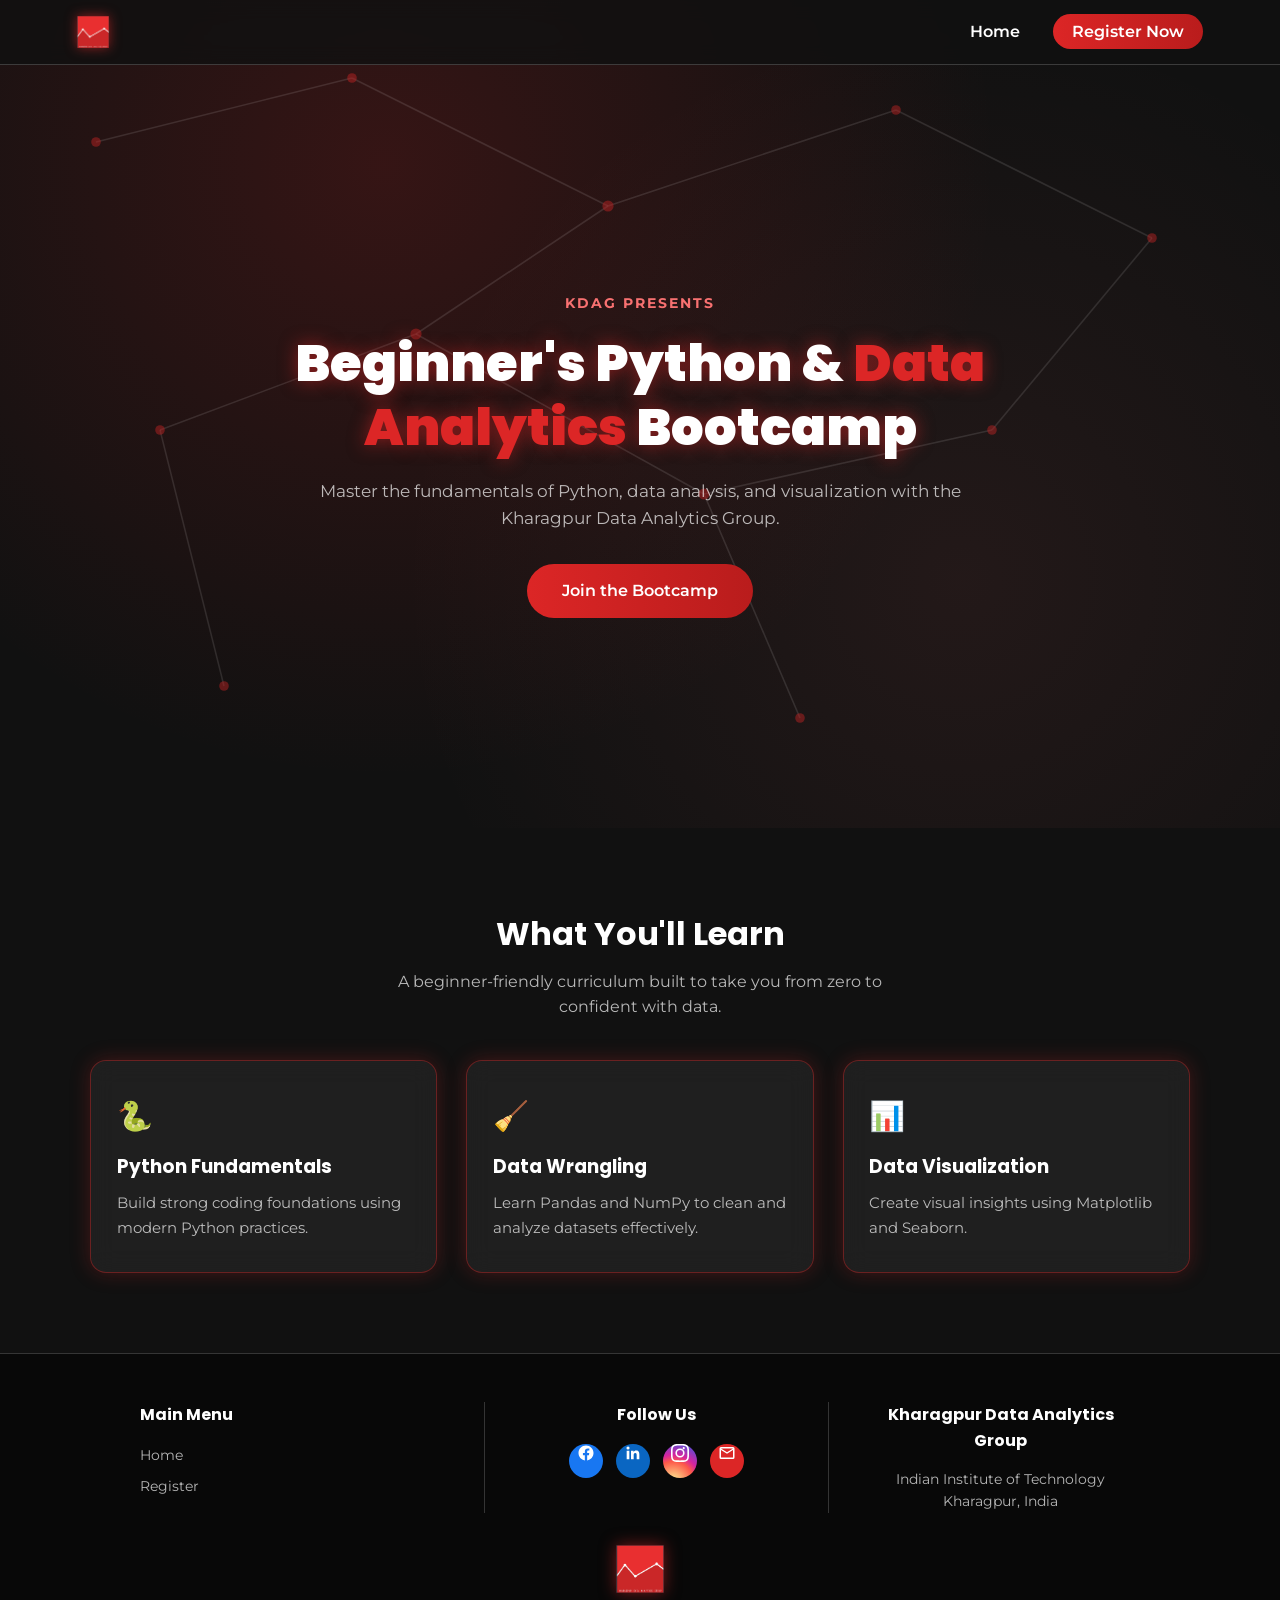
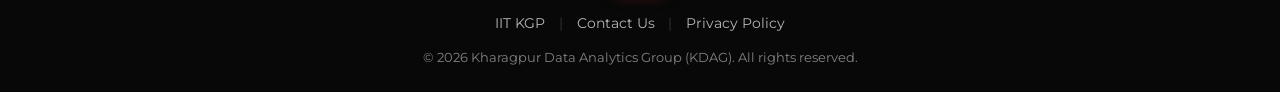
<file: index.html>
<!DOCTYPE html>
<html lang="en">
<head>
  <meta charset="UTF-8" />
  <meta name="viewport" content="width=device-width, initial-scale=1.0" />
  <title>KDAG | Beginner's Python & Data Analytics Bootcamp</title>
  <link rel="preconnect" href="https://fonts.googleapis.com">
  <link href="https://fonts.googleapis.com/css2?family=Poppins:wght@400;600;700;900&family=Montserrat:wght@400;600;700&display=swap" rel="stylesheet">
  <link rel="stylesheet" href="style.css" />
</head>
<body>

  <header class="navbar">
    <div class="logo">
      <img src="assets/logo.png" alt="KDAG Logo" class="logo-icon" />
    </div>
    <nav>
      <a href="index.html" class="active">Home</a>
      <a href="register.html" class="btn-nav">Register Now</a>
    </nav>
  </header>

  <main class="hero-section">
    <svg class="network-bg" viewBox="0 0 800 500" xmlns="http://www.w3.org/2000/svg" aria-hidden="true">
      <g stroke="rgba(255,255,255,0.14)" stroke-width="1">
        <line x1="60" y1="80" x2="220" y2="40"/>
        <line x1="220" y1="40" x2="380" y2="120"/>
        <line x1="380" y1="120" x2="560" y2="60"/>
        <line x1="560" y1="60" x2="720" y2="140"/>
        <line x1="100" y1="260" x2="260" y2="200"/>
        <line x1="260" y1="200" x2="380" y2="120"/>
        <line x1="260" y1="200" x2="440" y2="300"/>
        <line x1="440" y1="300" x2="620" y2="260"/>
        <line x1="620" y1="260" x2="720" y2="140"/>
        <line x1="100" y1="260" x2="140" y2="420"/>
        <line x1="440" y1="300" x2="500" y2="440"/>
      </g>
      <g fill="rgba(220,38,38,0.5)">
        <circle cx="60" cy="80" r="3"/>
        <circle cx="220" cy="40" r="3"/>
        <circle cx="380" cy="120" r="3.5"/>
        <circle cx="560" cy="60" r="3"/>
        <circle cx="720" cy="140" r="3"/>
        <circle cx="100" cy="260" r="3"/>
        <circle cx="260" cy="200" r="3.5"/>
        <circle cx="440" cy="300" r="3.5"/>
        <circle cx="620" cy="260" r="3"/>
        <circle cx="140" cy="420" r="3"/>
        <circle cx="500" cy="440" r="3"/>
      </g>
    </svg>
    <div class="hero-content">
      <span class="hero-eyebrow">KDAG Presents</span>
      <h1>Beginner's Python &amp; <span class="text-accent">Data Analytics</span> Bootcamp</h1>
      <p>Master the fundamentals of Python, data analysis, and visualization with the Kharagpur Data Analytics Group.</p>
      <a href="register.html" class="btn-primary">Join the Bootcamp</a>
    </div>
  </main>

  <section class="features">
    <h2>What You'll Learn</h2>
    <p class="features-subtitle">A beginner-friendly curriculum built to take you from zero to confident with data.</p>

    <div class="card-grid">
      <div class="card">
        <div class="card-icon">🐍</div>
        <h3>Python Fundamentals</h3>
        <p>Build strong coding foundations using modern Python practices.</p>
      </div>
      <div class="card">
        <div class="card-icon">🧹</div>
        <h3>Data Wrangling</h3>
        <p>Learn Pandas and NumPy to clean and analyze datasets effectively.</p>
      </div>
      <div class="card">
        <div class="card-icon">📊</div>
        <h3>Data Visualization</h3>
        <p>Create visual insights using Matplotlib and Seaborn.</p>
      </div>
    </div>
  </section>

  <footer>
    <div class="footer-top">
      <div class="footer-col">
        <h4>Main Menu</h4>
        <a href="index.html">Home</a>
        <a href="register.html">Register</a>
      </div>
      <div class="footer-col footer-col-center">
        <h4>Follow Us</h4>
        <div class="social-icons">
          <a href="#" aria-label="Facebook" class="social-icon" style="background:#1877F2;">
            <svg width="18" height="18" viewBox="0 0 24 24" fill="#fff"><path d="M22 12.06C22 6.5 17.52 2 12 2S2 6.5 2 12.06c0 5 3.66 9.15 8.44 9.94v-7.03H7.9v-2.91h2.54V9.85c0-2.5 1.49-3.89 3.77-3.89 1.09 0 2.24.2 2.24.2v2.46h-1.26c-1.24 0-1.63.77-1.63 1.56v1.88h2.78l-.44 2.91h-2.34V22c4.78-.79 8.44-4.94 8.44-9.94z"/></svg>
          </a>
          <a href="#" aria-label="LinkedIn" class="social-icon" style="background:#0A66C2;">
            <svg width="18" height="18" viewBox="0 0 24 24" fill="#fff"><path d="M20.45 20.45h-3.56v-5.57c0-1.33-.02-3.04-1.85-3.04-1.86 0-2.14 1.45-2.14 2.94v5.67H9.34V9h3.42v1.56h.05c.48-.9 1.64-1.85 3.38-1.85 3.61 0 4.28 2.38 4.28 5.47v6.27zM5.34 7.43a2.07 2.07 0 1 1 0-4.14 2.07 2.07 0 0 1 0 4.14zM7.12 20.45H3.56V9h3.56v11.45z"/></svg>
          </a>
          <a href="#" aria-label="Instagram" class="social-icon" style="background:radial-gradient(circle at 30% 110%, #fdf497, #fd5949 45%, #d6249f 60%, #285AEB);">
            <svg width="18" height="18" viewBox="0 0 24 24" fill="#fff"><path d="M12 2.16c3.2 0 3.58.01 4.85.07 3.25.15 4.77 1.69 4.92 4.92.06 1.27.07 1.65.07 4.85s-.01 3.58-.07 4.85c-.15 3.23-1.66 4.77-4.92 4.92-1.27.06-1.64.07-4.85.07s-3.58-.01-4.85-.07c-3.26-.15-4.77-1.7-4.92-4.92-.06-1.27-.07-1.65-.07-4.85s.01-3.58.07-4.85c.15-3.23 1.66-4.77 4.92-4.92 1.27-.06 1.65-.07 4.85-.07zM12 0C8.74 0 8.33.01 7.05.07c-4.35.2-6.78 2.62-6.98 6.98C0.01 8.33 0 8.74 0 12s.01 3.67.07 4.95c.2 4.35 2.62 6.78 6.98 6.98C8.33 23.99 8.74 24 12 24s3.67-.01 4.95-.07c4.35-.2 6.78-2.62 6.98-6.98.06-1.28.07-1.69.07-4.95s-.01-3.67-.07-4.95c-.2-4.35-2.62-6.78-6.98-6.98C15.67.01 15.26 0 12 0zm0 5.84A6.16 6.16 0 1 0 12 18.16 6.16 6.16 0 0 0 12 5.84zm0 10.16A4 4 0 1 1 12 8a4 4 0 0 1 0 8zm6.4-10.4a1.44 1.44 0 1 1-2.88 0 1.44 1.44 0 0 1 2.88 0z"/></svg>
          </a>
          <a href="#" aria-label="Email" class="social-icon" style="background:#DC2626;">
            <svg width="18" height="18" viewBox="0 0 24 24" fill="#fff"><path d="M20 4H4a2 2 0 0 0-2 2v12a2 2 0 0 0 2 2h16a2 2 0 0 0 2-2V6a2 2 0 0 0-2-2zm0 2-8 5-8-5h16zm0 12H4V8l8 5 8-5v10z"/></svg>
          </a>
        </div>
      </div>
      <div class="footer-col footer-col-right">
        <h4>Kharagpur Data Analytics Group</h4>
        <p>Indian Institute of Technology Kharagpur, India</p>
      </div>
    </div>

    <div class="footer-logo">
      <img src="assets/logo.png" alt="KDAG Logo" />
    </div>

    <div class="footer-bottom">
      <a href="https://www.iitkgp.ac.in/" target="_blank" rel="noopener">IIT KGP</a>
      <span class="dot">|</span>
      <a href="#">Contact Us</a>
      <span class="dot">|</span>
      <a href="#">Privacy Policy</a>
    </div>

    <p class="copyright">&copy; 2026 Kharagpur Data Analytics Group (KDAG). All rights reserved.</p>
  </footer>

</body>
</html>
</file>
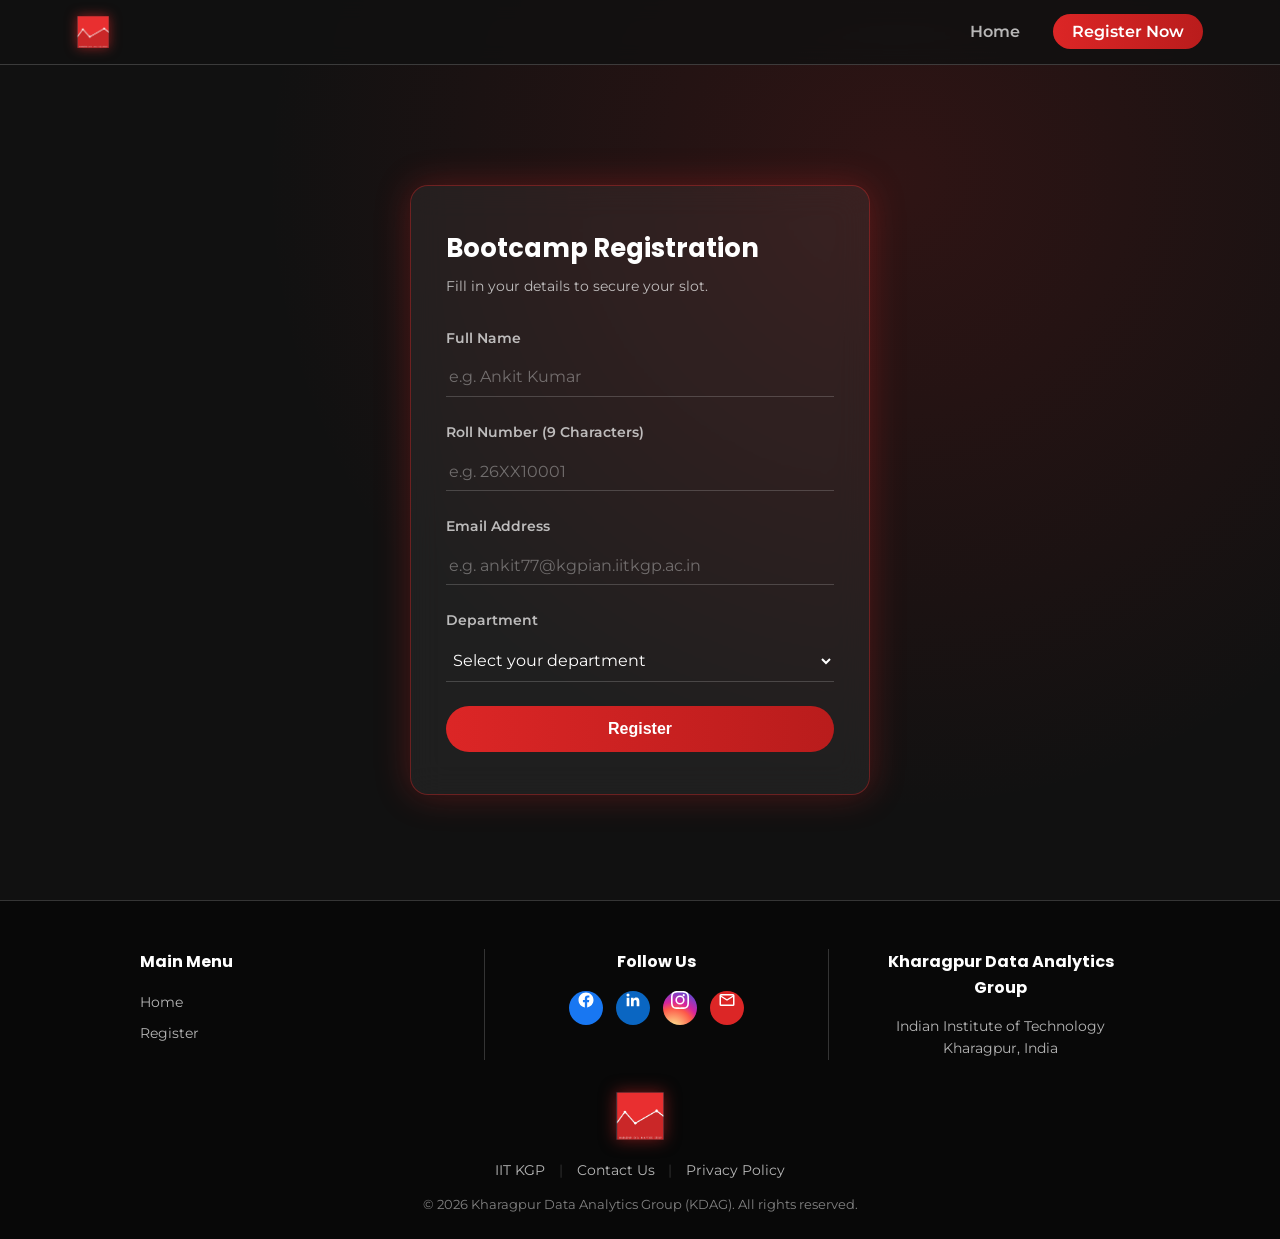
<file: register.html>
<!DOCTYPE html>
<html lang="en">
<head>
  <meta charset="UTF-8" />
  <meta name="viewport" content="width=device-width, initial-scale=1.0" />
  <title>KDAG Bootcamp Registration</title>
  <link rel="preconnect" href="https://fonts.googleapis.com">
  <link href="https://fonts.googleapis.com/css2?family=Poppins:wght@400;600;700;900&family=Montserrat:wght@400;600;700&display=swap" rel="stylesheet">
  <link rel="stylesheet" href="style.css" />
</head>
<body>

  <header class="navbar">
    <div class="logo">
      <img src="assets/logo.png" alt="KDAG Logo" class="logo-icon" />
    </div>
    <nav>
      <a href="index.html">Home</a>
      <a href="register.html" class="active btn-nav">Register Now</a>
    </nav>
  </header>

  <main class="form-container">

    <div class="form-card" id="formWrapper">
      <h2>Bootcamp Registration</h2>
      <p class="subtitle">Fill in your details to secure your slot.</p>

      <div id="errorMessage" class="error-box hidden"></div>

      <form id="registrationForm" novalidate>
        <div class="form-group">
          <label for="fullName">Full Name</label>
          <input type="text" id="fullName" placeholder="e.g. Ankit Kumar" />
        </div>

        <div class="form-group">
          <label for="rollNumber">Roll Number (9 Characters)</label>
          <input type="text" id="rollNumber" placeholder="e.g. 26XX10001" maxlength="9" />
        </div>

        <div class="form-group">
          <label for="email">Email Address</label>
          <input type="email" id="email" placeholder="e.g. ankit77@kgpian.iitkgp.ac.in" />
        </div>

        <div class="form-group">
          <label for="department">Department</label>
          <select id="department">
  <option value="">Select your department</option>
  <option value="AE">Aerospace Engineering</option>
  <option value="AGFE">Agricultural and Food Engineering</option>
  <option value="AI">Artificial Intelligence</option>
  <option value="BT">Biotechnology and Biochemical Engineering</option>
  <option value="CH">Chemical Engineering</option>
  <option value="CE">Civil Engineering</option>
  <option value="CSE">Computer Science and Engineering</option>
  <option value="EE">Electrical Engineering</option>
  <option value="ECE">Electronics and Electrical Communication Engineering</option>
  <option value="ISE">Industrial and Systems Engineering</option>
  <option value="IE">Instrumentation Engineering</option>
  <option value="MSE">Manufacturing Science and Engineering</option>
  <option value="ME">Mechanical Engineering</option>
  <option value="MME">Metallurgical and Materials Engineering</option>
  <option value="MIN">Mining Engineering</option>
</select>
        </div>

        <button type="submit" class="btn-primary btn-full">Register</button>
      </form>
    </div>

    <div id="successPopup" class="success-card hidden">
      <div class="icon-check">✓</div>
      <h2>Registration Successful!</h2>
      <p>Welcome to the Bootcamp! We have logged your details.</p>
      <a href="index.html" class="btn-primary">Back to Home</a>
    </div>

  </main>

  <footer>
    <div class="footer-top">
      <div class="footer-col">
        <h4>Main Menu</h4>
        <a href="index.html">Home</a>
        <a href="register.html">Register</a>
      </div>
      <div class="footer-col footer-col-center">
        <h4>Follow Us</h4>
        <div class="social-icons">
          <a href="#" aria-label="Facebook" class="social-icon" style="background:#1877F2;">
            <svg width="18" height="18" viewBox="0 0 24 24" fill="#fff"><path d="M22 12.06C22 6.5 17.52 2 12 2S2 6.5 2 12.06c0 5 3.66 9.15 8.44 9.94v-7.03H7.9v-2.91h2.54V9.85c0-2.5 1.49-3.89 3.77-3.89 1.09 0 2.24.2 2.24.2v2.46h-1.26c-1.24 0-1.63.77-1.63 1.56v1.88h2.78l-.44 2.91h-2.34V22c4.78-.79 8.44-4.94 8.44-9.94z"/></svg>
          </a>
          <a href="#" aria-label="LinkedIn" class="social-icon" style="background:#0A66C2;">
            <svg width="18" height="18" viewBox="0 0 24 24" fill="#fff"><path d="M20.45 20.45h-3.56v-5.57c0-1.33-.02-3.04-1.85-3.04-1.86 0-2.14 1.45-2.14 2.94v5.67H9.34V9h3.42v1.56h.05c.48-.9 1.64-1.85 3.38-1.85 3.61 0 4.28 2.38 4.28 5.47v6.27zM5.34 7.43a2.07 2.07 0 1 1 0-4.14 2.07 2.07 0 0 1 0 4.14zM7.12 20.45H3.56V9h3.56v11.45z"/></svg>
          </a>
          <a href="#" aria-label="Instagram" class="social-icon" style="background:radial-gradient(circle at 30% 110%, #fdf497, #fd5949 45%, #d6249f 60%, #285AEB);">
            <svg width="18" height="18" viewBox="0 0 24 24" fill="#fff"><path d="M12 2.16c3.2 0 3.58.01 4.85.07 3.25.15 4.77 1.69 4.92 4.92.06 1.27.07 1.65.07 4.85s-.01 3.58-.07 4.85c-.15 3.23-1.66 4.77-4.92 4.92-1.27.06-1.64.07-4.85.07s-3.58-.01-4.85-.07c-3.26-.15-4.77-1.7-4.92-4.92-.06-1.27-.07-1.65-.07-4.85s.01-3.58.07-4.85c.15-3.23 1.66-4.77 4.92-4.92 1.27-.06 1.65-.07 4.85-.07zM12 0C8.74 0 8.33.01 7.05.07c-4.35.2-6.78 2.62-6.98 6.98C0.01 8.33 0 8.74 0 12s.01 3.67.07 4.95c.2 4.35 2.62 6.78 6.98 6.98C8.33 23.99 8.74 24 12 24s3.67-.01 4.95-.07c4.35-.2 6.78-2.62 6.98-6.98.06-1.28.07-1.69.07-4.95s-.01-3.67-.07-4.95c-.2-4.35-2.62-6.78-6.98-6.98C15.67.01 15.26 0 12 0zm0 5.84A6.16 6.16 0 1 0 12 18.16 6.16 6.16 0 0 0 12 5.84zm0 10.16A4 4 0 1 1 12 8a4 4 0 0 1 0 8zm6.4-10.4a1.44 1.44 0 1 1-2.88 0 1.44 1.44 0 0 1 2.88 0z"/></svg>
          </a>
          <a href="#" aria-label="Email" class="social-icon" style="background:#DC2626;">
            <svg width="18" height="18" viewBox="0 0 24 24" fill="#fff"><path d="M20 4H4a2 2 0 0 0-2 2v12a2 2 0 0 0 2 2h16a2 2 0 0 0 2-2V6a2 2 0 0 0-2-2zm0 2-8 5-8-5h16zm0 12H4V8l8 5 8-5v10z"/></svg>
          </a>
        </div>
      </div>
      <div class="footer-col footer-col-right">
        <h4>Kharagpur Data Analytics Group</h4>
        <p>Indian Institute of Technology Kharagpur, India</p>
      </div>
    </div>

    <div class="footer-logo">
      <img src="assets/logo.png" alt="KDAG Logo" />
    </div>

    <div class="footer-bottom">
      <a href="https://www.iitkgp.ac.in/" target="_blank" rel="noopener">IIT KGP</a>
      <span class="dot">|</span>
      <a href="#">Contact Us</a>
      <span class="dot">|</span>
      <a href="#">Privacy Policy</a>
    </div>

    <p class="copyright">&copy; 2026 Kharagpur Data Analytics Group (KDAG). All rights reserved.</p>
  </footer>

  <script src="script.js"></script>
</body>
</html>
</file>
<file: style.css>
/* ============================================
   KDAG Bootcamp — Design Tokens
   Dark theme + glassmorphism, matching the
   real KDAG website's visual identity (red/white on dark).
   ============================================ */
:root {
  --bg-color: #111111;
  --bg-color-alt: #0a0a0a;
  --card-bg: rgba(255, 255, 255, 0.06);
  --card-border: rgba(255, 255, 255, 0.18);
  --primary: #DC2626;
  --primary-hover: #B91C1C;
  --accent-gold: #f87171;
  --text-color: #ffffff;
  --text-muted: rgba(255, 255, 255, 0.7);
  --error-color: #ff6b6b;
  --success-color: #2ee66b;
}

/* ============================================
   Reset & base
   ============================================ */
* {
  box-sizing: border-box;
  margin: 0;
  padding: 0;
}

html {
  scroll-behavior: smooth;
}

body {
  font-family: 'Montserrat', sans-serif;
  background-color: var(--bg-color);
  color: var(--text-color);
  line-height: 1.6;
  min-height: 100vh;
}

h1, h2, h3, .logo {
  font-family: 'Poppins', sans-serif;
}

a {
  text-decoration: none;
}

ul {
  list-style: none;
}

/* ============================================
   Navbar
   ============================================ */
.navbar {
  position: fixed;
  top: 0;
  left: 0;
  width: 100%;
  z-index: 100;
  display: flex;
  justify-content: space-between;
  align-items: center;
  padding: 1rem 6%;
  background: rgba(17, 17, 17, 0.85);
  backdrop-filter: blur(10px);
  -webkit-backdrop-filter: blur(10px);
  border-bottom: 1px solid var(--card-border);
}

.logo {
  display: flex;
  align-items: center;
  gap: 0.6rem;
  font-weight: 900;
  font-size: 1.2rem;
  color: var(--text-color);
}

.logo-icon {
  height: 32px;
  width: auto;
  flex-shrink: 0;
  filter: drop-shadow(0 0 6px rgba(220, 38, 38, 0.6));
}

.navbar nav a {
  color: var(--text-muted);
  margin-left: 1.8rem;
  font-weight: 600;
  transition: color 0.25s ease;
}

.navbar nav a:hover,
.navbar nav a.active {
  color: var(--text-color);
}

.navbar nav a.btn-nav {
  background: linear-gradient(to right, var(--primary), var(--primary-hover));
  padding: 0.5rem 1.2rem;
  border-radius: 30px;
  color: #fff;
  margin-left: 1.8rem;
  transition: transform 0.25s ease, box-shadow 0.25s ease;
}

.navbar nav a.btn-nav:hover {
  transform: scale(1.05);
  box-shadow: 0 0 15px rgba(220, 38, 38, 0.5);
}

/* ============================================
   Hero section (index.html)
   ============================================ */
.hero-section {
  position: relative;
  min-height: 92vh;
  display: flex;
  align-items: center;
  justify-content: center;
  text-align: center;
  padding: 8rem 1.5rem 3rem;
  overflow: hidden;
  background:
    radial-gradient(circle at 30% 20%, rgba(220, 38, 38, 0.18), transparent 55%),
    radial-gradient(circle at 75% 70%, rgba(248, 113, 113, 0.08), transparent 50%),
    var(--bg-color);
}

.network-bg {
  position: absolute;
  inset: 0;
  width: 100%;
  height: 100%;
  z-index: 0;
  opacity: 0.8;
}

.hero-content {
  position: relative;
  z-index: 1;
  max-width: 700px;
}

.text-accent {
  color: var(--primary);
}

.hero-eyebrow {
  display: inline-block;
  color: var(--accent-gold);
  font-weight: 700;
  letter-spacing: 2px;
  text-transform: uppercase;
  font-size: 0.85rem;
  margin-bottom: 1rem;
}

.hero-content h1 {
  font-weight: 900;
  font-size: clamp(2rem, 5vw, 3.2rem);
  line-height: 1.25;
  text-shadow: 0 0 18px rgba(220, 38, 38, 0.55);
  margin-bottom: 1.2rem;
}

.hero-content p {
  color: var(--text-muted);
  font-size: 1.05rem;
  margin-bottom: 2rem;
}

/* ============================================
   Buttons
   ============================================ */
.btn-primary {
  display: inline-block;
  padding: 0.9rem 2.2rem;
  border: none;
  border-radius: 30px;
  color: #ffffff;
  font-weight: 600;
  font-size: 1rem;
  cursor: pointer;
  background: linear-gradient(
    to right,
    var(--primary),
    var(--primary-hover),
    var(--primary-hover),
    var(--primary)
  );
  background-size: 300% 100%;
  transition: background-position 0.4s ease, transform 0.25s ease, box-shadow 0.25s ease;
}

.btn-primary:hover {
  background-position: 100% 0;
  transform: scale(1.05);
  box-shadow: 0 0 20px rgba(220, 38, 38, 0.5);
}

.btn-full {
  width: 100%;
  text-align: center;
}

/* ============================================
   Features section (index.html)
   ============================================ */
.features {
  padding: 5rem 6%;
  text-align: center;
}

.features h2 {
  font-size: 2rem;
  font-weight: 700;
  margin-bottom: 0.6rem;
}

.features-subtitle {
  color: var(--text-muted);
  max-width: 550px;
  margin: 0 auto 2.5rem;
}

.card-grid {
  display: grid;
  grid-template-columns: repeat(auto-fit, minmax(250px, 1fr));
  gap: 1.8rem;
  max-width: 1100px;
  margin: 0 auto;
}

.card {
  background: var(--card-bg);
  border: 1px solid rgba(220, 38, 38, 0.4);
  border-radius: 16px;
  padding: 2rem 1.6rem;
  backdrop-filter: blur(12px);
  -webkit-backdrop-filter: blur(12px);
  box-shadow: 0 0 20px rgba(220, 38, 38, 0.25);
  transition: transform 0.25s ease, box-shadow 0.25s ease;
  text-align: left;
}

.card:hover {
  transform: translateY(-6px);
  box-shadow: 0 0 32px rgba(220, 38, 38, 0.45);
}

.card-icon {
  font-size: 1.8rem;
  margin-bottom: 0.8rem;
}

.card h3 {
  font-weight: 700;
  margin-bottom: 0.6rem;
}

.card p {
  color: var(--text-muted);
  font-size: 0.95rem;
}

/* ============================================
   Footer
   ============================================ */
footer {
  text-align: center;
  padding: 3rem 6% 1.5rem;
  background: rgba(0, 0, 0, 0.5);
  border-top: 1px solid var(--card-border);
  color: var(--text-muted);
  font-size: 0.9rem;
}

.footer-top {
  display: grid;
  grid-template-columns: repeat(3, 1fr);
  gap: 2rem;
  max-width: 1000px;
  margin: 0 auto 2rem;
  text-align: left;
}

.footer-col h4 {
  font-family: 'Poppins', sans-serif;
  color: var(--text-color);
  font-size: 1rem;
  margin-bottom: 1rem;
}

.footer-col a {
  display: block;
  color: var(--text-muted);
  margin-bottom: 0.5rem;
  transition: color 0.2s ease;
}

.footer-col a:hover {
  color: var(--primary);
}

.footer-col-center,
.footer-col-right {
  text-align: center;
  border-left: 1px solid var(--card-border);
  padding-left: 2rem;
}

.footer-col-right p {
  font-size: 0.85rem;
}

.social-icons {
  display: flex;
  justify-content: center;
  gap: 0.8rem;
}

.social-icon {
  width: 34px;
  height: 34px;
  border-radius: 50%;
  display: flex;
  align-items: center;
  justify-content: center;
  transition: transform 0.2s ease;
}

.social-icon:hover {
  transform: translateY(-3px);
}

.footer-logo img {
  height: 48px;
  margin: 0.5rem auto 1.2rem;
  display: block;
  filter: drop-shadow(0 0 8px rgba(220, 38, 38, 0.5));
}

.footer-bottom {
  margin-bottom: 0.8rem;
}

.footer-bottom a {
  color: var(--text-muted);
  transition: color 0.2s ease;
}

.footer-bottom a:hover {
  color: var(--primary);
}

.footer-bottom .dot {
  margin: 0 0.6rem;
  color: var(--card-border);
}

.copyright {
  font-size: 0.8rem;
  opacity: 0.7;
}

/* ============================================
   Registration form page
   ============================================ */
.form-container {
  min-height: 100vh;
  display: flex;
  align-items: center;
  justify-content: center;
  padding: 8rem 1.5rem 3rem;
  background:
    radial-gradient(circle at 70% 20%, rgba(220, 38, 38, 0.15), transparent 55%),
    var(--bg-color);
}

.form-card,
.success-card {
  width: 100%;
  max-width: 460px;
  background: var(--card-bg);
  border: 1px solid rgba(220, 38, 38, 0.4);
  border-radius: 18px;
  padding: 2.6rem 2.2rem;
  backdrop-filter: blur(16px);
  -webkit-backdrop-filter: blur(16px);
  box-shadow: 0 0 35px rgba(220, 38, 38, 0.3);
}

.form-card h2,
.success-card h2 {
  font-size: 1.6rem;
  font-weight: 700;
  margin-bottom: 0.4rem;
}

.form-card .subtitle {
  color: var(--text-muted);
  font-size: 0.9rem;
  margin-bottom: 1.8rem;
}

.form-group {
  margin-bottom: 1.5rem;
  display: flex;
  flex-direction: column;
  text-align: left;
}

.form-group label {
  margin-bottom: 0.5rem;
  font-weight: 600;
  font-size: 0.9rem;
  color: var(--text-muted);
}

.form-group input,
.form-group select {
  background: transparent;
  border: none;
  border-bottom: 1px solid var(--card-border);
  color: var(--text-color);
  font-family: 'Montserrat', sans-serif;
  font-size: 1rem;
  padding: 0.6rem 0.2rem;
  transition: border-color 0.25s ease;
}

.form-group select option {
  background: #1a1a1a;
  color: var(--text-color);
}

.form-group input::placeholder {
  color: rgba(255, 255, 255, 0.35);
}

.form-group input:focus,
.form-group select:focus {
  outline: none;
  border-bottom: 1px solid var(--primary);
  box-shadow: 0 1px 0 0 var(--primary);
}

/* ============================================
   Error box
   ============================================ */
.error-box {
  background: rgba(255, 107, 107, 0.12);
  border: 1px solid rgba(255, 107, 107, 0.4);
  color: var(--error-color);
  padding: 0.9rem 1rem;
  border-radius: 10px;
  margin-bottom: 1.4rem;
  font-size: 0.9rem;
  line-height: 1.5;
}

/* ============================================
   Success card
   ============================================ */
.success-card {
  text-align: center;
  border: 1px solid rgba(46, 230, 107, 0.4);
  box-shadow: 0 0 35px rgba(46, 230, 107, 0.25);
}

.success-card .icon-check {
  width: 56px;
  height: 56px;
  line-height: 56px;
  margin: 0 auto 1.2rem;
  border-radius: 50%;
  background: rgba(46, 230, 107, 0.15);
  color: var(--success-color);
  font-size: 1.6rem;
  font-weight: 700;
}

.success-card p {
  color: var(--text-muted);
  margin-bottom: 1.6rem;
}

/* ============================================
   Utility
   ============================================ */
.hidden {
  display: none !important;
}

/* ============================================
   Responsiveness
   ============================================ */
@media (max-width: 640px) {
  .navbar {
    flex-direction: column;
    gap: 0.8rem;
    padding: 1rem;
  }

  .navbar nav a {
    margin: 0 0.7rem;
  }

  .hero-section,
  .form-container {
    padding-top: 9rem;
  }

  .hero-content h1 {
    font-size: 1.8rem;
  }

  .form-card,
  .success-card {
    padding: 2rem 1.4rem;
  }

  .footer-top {
    grid-template-columns: 1fr;
    gap: 2rem;
    text-align: center;
  }

  .footer-col-center,
  .footer-col-right {
    border-left: none;
    padding-left: 0;
  }

  .footer-col a {
    display: inline-block;
    margin: 0 0.5rem;
  }
}
</file>
